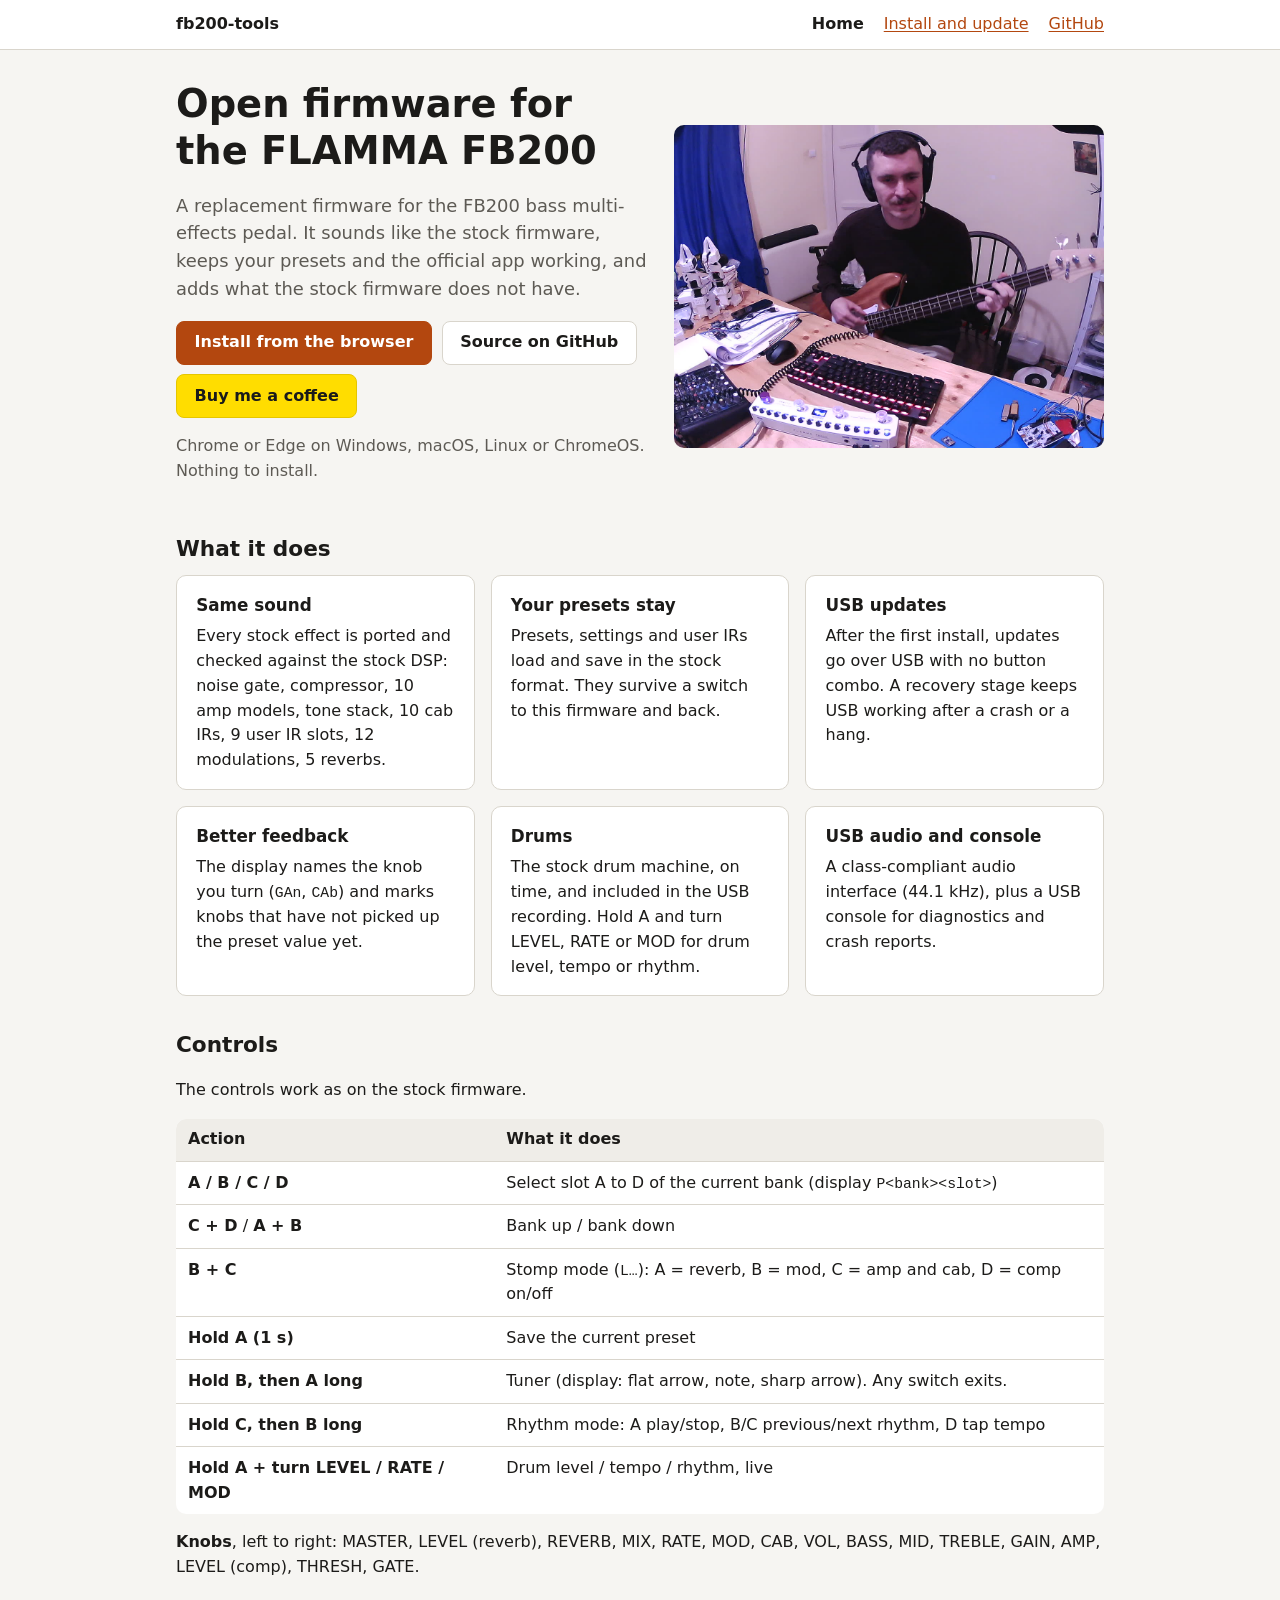
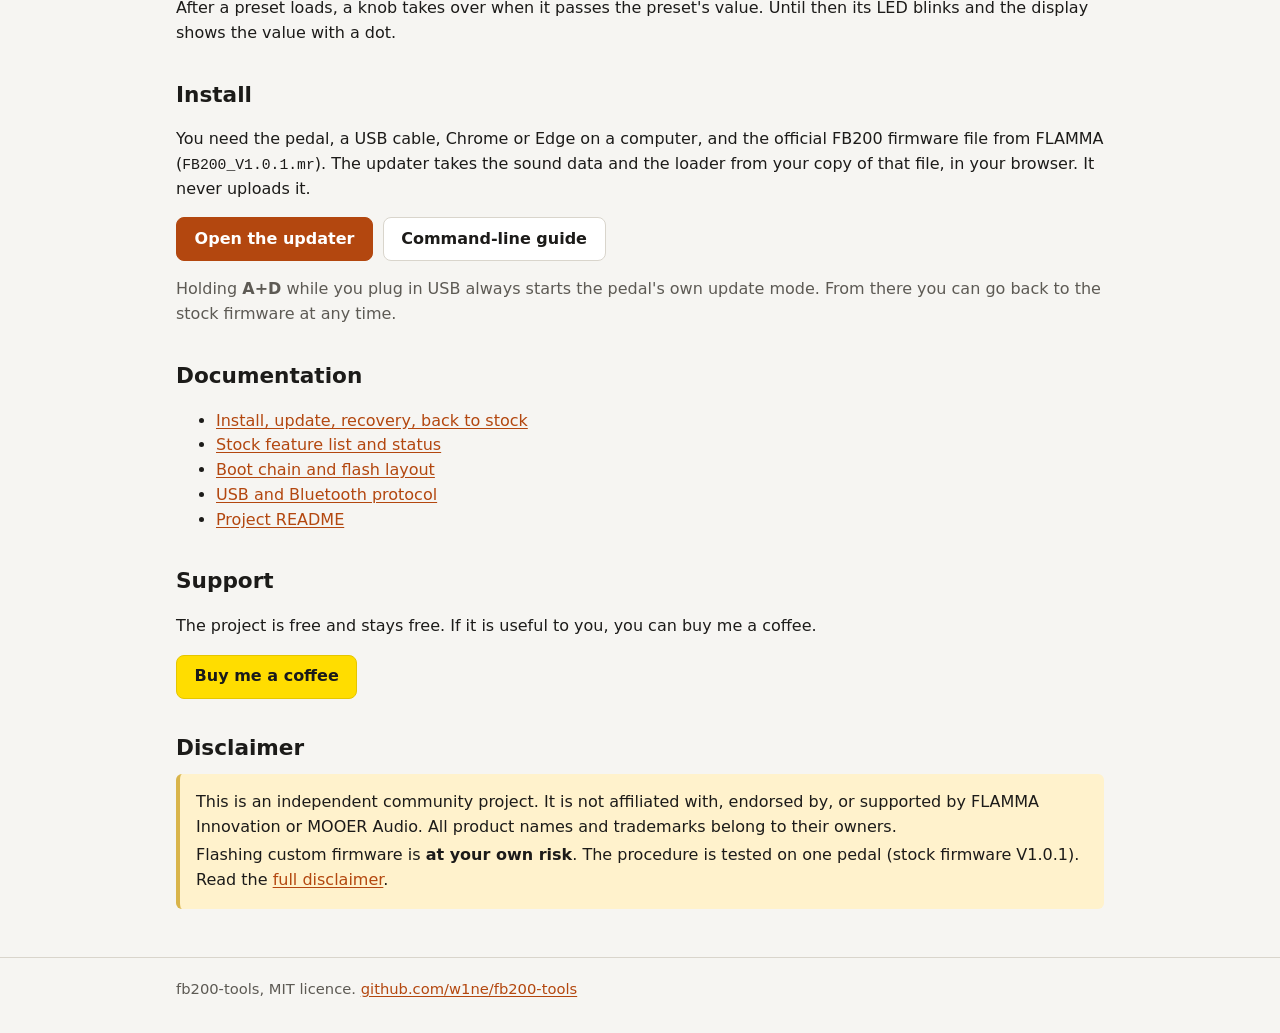
<file: web/index.html>
<!doctype html>
<html lang="en">
<head>
<meta charset="utf-8">
<meta name="viewport" content="width=device-width, initial-scale=1">
<title>fb200-tools: open firmware for the FLAMMA FB200</title>
<meta name="description" content="Open-source replacement firmware for the FLAMMA FB200 bass multi-effects pedal. Install and update it from Chrome or Edge, no software to install.">
<link rel="stylesheet" href="css/style.css">
<link rel="icon" href="data:image/svg+xml,%3Csvg xmlns='http://www.w3.org/2000/svg' viewBox='0 0 32 32'%3E%3Crect x='2' y='6' width='28' height='20' rx='4' fill='%23b3470f'/%3E%3Ccircle cx='9' cy='20' r='3' fill='%23fff'/%3E%3Ccircle cx='23' cy='20' r='3' fill='%23fff'/%3E%3C/svg%3E">
</head>
<body>
<a class="skip" href="#main">Skip to content</a>
<header class="site">
  <nav aria-label="Main">
    <a class="brand" href="./">fb200-tools</a>
    <a href="./" aria-current="page">Home</a>
    <a href="flash.html">Install and update</a>
    <a href="https://github.com/w1ne/fb200-tools">GitHub</a>
  </nav>
</header>

<main id="main">
  <section class="hero">
    <div>
      <h1>Open firmware for the FLAMMA&nbsp;FB200</h1>
      <p class="lead">A replacement firmware for the FB200 bass multi-effects pedal. It sounds like
        the stock firmware, keeps your presets and the official app working, and adds what the
        stock firmware does not have.</p>
      <div class="actions">
        <a class="btn primary" href="flash.html">Install from the browser</a>
        <a class="btn" href="https://github.com/w1ne/fb200-tools">Source on GitHub</a>
        <a class="btn coffee" href="https://buymeacoffee.com/3qutj2ucoq">Buy me a coffee</a>
      </div>
      <p class="muted">Chrome or Edge on Windows, macOS, Linux or ChromeOS. Nothing to install.</p>
    </div>
    <img src="images/in-use.jpg" width="1200" height="900"
         alt="The FB200 pedal on a table, running the open firmware, with a bass plugged in.">
  </section>

  <h2 id="what">What it does</h2>
  <div class="cards">
    <div class="card"><h3>Same sound</h3>
      <p>Every stock effect is ported and checked against the stock DSP: noise gate, compressor,
        10 amp models, tone stack, 10 cab IRs, 9 user IR slots, 12 modulations, 5 reverbs.</p></div>
    <div class="card"><h3>Your presets stay</h3>
      <p>Presets, settings and user IRs load and save in the stock format. They survive a switch
        to this firmware and back.</p></div>
    <div class="card"><h3>USB updates</h3>
      <p>After the first install, updates go over USB with no button combo. A recovery stage keeps
        USB working after a crash or a hang.</p></div>
    <div class="card"><h3>Better feedback</h3>
      <p>The display names the knob you turn (<code>GAn</code>, <code>CAb</code>) and marks knobs
        that have not picked up the preset value yet.</p></div>
    <div class="card"><h3>Drums</h3>
      <p>The stock drum machine, on time, and included in the USB recording. Hold A and turn
        LEVEL, RATE or MOD for drum level, tempo or rhythm.</p></div>
    <div class="card"><h3>USB audio and console</h3>
      <p>A class-compliant audio interface (44.1 kHz), plus a USB console for diagnostics and
        crash reports.</p></div>
  </div>

  <h2 id="controls">Controls</h2>
  <p>The controls work as on the stock firmware.</p>
  <div class="table-wrap">
  <table>
    <thead><tr><th scope="col">Action</th><th scope="col">What it does</th></tr></thead>
    <tbody>
      <tr><td><strong>A / B / C / D</strong></td><td>Select slot A to D of the current bank (display <code>P&lt;bank&gt;&lt;slot&gt;</code>)</td></tr>
      <tr><td><strong>C + D</strong> / <strong>A + B</strong></td><td>Bank up / bank down</td></tr>
      <tr><td><strong>B + C</strong></td><td>Stomp mode (<code>L…</code>): A = reverb, B = mod, C = amp and cab, D = comp on/off</td></tr>
      <tr><td><strong>Hold A (1 s)</strong></td><td>Save the current preset</td></tr>
      <tr><td><strong>Hold B, then A long</strong></td><td>Tuner (display: flat arrow, note, sharp arrow). Any switch exits.</td></tr>
      <tr><td><strong>Hold C, then B long</strong></td><td>Rhythm mode: A play/stop, B/C previous/next rhythm, D tap tempo</td></tr>
      <tr><td><strong>Hold A + turn LEVEL / RATE / MOD</strong></td><td>Drum level / tempo / rhythm, live</td></tr>
    </tbody>
  </table>
  </div>
  <p><strong>Knobs</strong>, left to right: MASTER, LEVEL (reverb), REVERB, MIX, RATE, MOD, CAB,
    VOL, BASS, MID, TREBLE, GAIN, AMP, LEVEL (comp), THRESH, GATE.</p>
  <p>After a preset loads, a knob takes over when it passes the preset's value. Until then its LED
    blinks and the display shows the value with a dot.</p>

  <h2 id="install">Install</h2>
  <p>You need the pedal, a USB cable, Chrome or Edge on a computer, and the official FB200
    firmware file from FLAMMA (<code>FB200_V1.0.1.mr</code>). The updater takes the sound data and
    the loader from your copy of that file, in your browser. It never uploads it.</p>
  <div class="actions">
    <a class="btn primary" href="flash.html">Open the updater</a>
    <a class="btn" href="https://github.com/w1ne/fb200-tools/blob/main/docs/INSTALL.md">Command-line guide</a>
  </div>
  <p class="muted">Holding <strong>A+D</strong> while you plug in USB always starts the pedal's own
    update mode. From there you can go back to the stock firmware at any time.</p>

  <h2 id="docs">Documentation</h2>
  <ul>
    <li><a href="https://github.com/w1ne/fb200-tools/blob/main/docs/INSTALL.md">Install, update, recovery, back to stock</a></li>
    <li><a href="https://github.com/w1ne/fb200-tools/blob/main/docs/PARITY.md">Stock feature list and status</a></li>
    <li><a href="https://github.com/w1ne/fb200-tools/blob/main/docs/BOOTLOADER.md">Boot chain and flash layout</a></li>
    <li><a href="https://github.com/w1ne/fb200-tools/blob/main/docs/PROTOCOL.md">USB and Bluetooth protocol</a></li>
    <li><a href="https://github.com/w1ne/fb200-tools/blob/main/README.md">Project README</a></li>
  </ul>

  <h2 id="support">Support</h2>
  <p>The project is free and stays free. If it is useful to you, you can buy me a coffee.</p>
  <div class="actions"><a class="btn coffee" href="https://buymeacoffee.com/3qutj2ucoq">Buy me a coffee</a></div>

  <h2 id="disclaimer">Disclaimer</h2>
  <div class="note">
    <p>This is an independent community project. It is not affiliated with, endorsed by, or
      supported by FLAMMA Innovation or MOOER Audio. All product names and trademarks belong to
      their owners.</p>
    <p>Flashing custom firmware is <strong>at your own risk</strong>. The procedure is tested on
      one pedal (stock firmware V1.0.1). Read the
      <a href="https://github.com/w1ne/fb200-tools/blob/main/DISCLAIMER.md">full disclaimer</a>.</p>
  </div>
</main>

<footer class="site"><div>
  fb200-tools, MIT licence. <a href="https://github.com/w1ne/fb200-tools">github.com/w1ne/fb200-tools</a>
</div></footer>
</body>
</html>
</file>
<file: web/css/style.css>
:root {
  color-scheme: light dark;
  --bg: #f6f5f2;
  --surface: #ffffff;
  --surface-2: #efede8;
  --text: #1c1b19;
  --muted: #5d5a54;
  --border: #d9d5cc;
  --accent: #b3470f;
  --accent-text: #ffffff;
  --accent-soft: #f7e3d6;
  --ok: #1d6b35;
  --ok-soft: #dff1e4;
  --err: #a1231b;
  --err-soft: #f9e0dd;
  --warn-soft: #fff2cc;
  --warn-border: #d9b44a;
  --pedal: #2a2a2c;
  --pedal-edge: #4a4a4e;
  --lcd: #0e1512;
  --lcd-text: #ff5a36;
  --radius: 10px;
  --max: 60rem;
  font-family: system-ui, -apple-system, "Segoe UI", Roboto, sans-serif;
  line-height: 1.55;
}

@media (prefers-color-scheme: dark) {
  :root {
    --bg: #141413;
    --surface: #1d1d1b;
    --surface-2: #262623;
    --text: #ecebe7;
    --muted: #a8a59e;
    --border: #3a3935;
    --accent: #f08a4b;
    --accent-text: #1a0d05;
    --accent-soft: #3b2417;
    --ok: #7fd49a;
    --ok-soft: #173222;
    --err: #ff8a80;
    --err-soft: #3d1c19;
    --warn-soft: #3a3116;
    --warn-border: #8c7430;
    --pedal: #0d0d0e;
    --pedal-edge: #5a5a60;
  }
}

* { box-sizing: border-box; }
[hidden] { display: none !important; }
html { -webkit-text-size-adjust: 100%; }
body { margin: 0; background: var(--bg); color: var(--text); }
img, svg { max-width: 100%; height: auto; }
a { color: var(--accent); text-underline-offset: 2px; }
a:hover { text-decoration-thickness: 2px; }
:focus-visible { outline: 3px solid var(--accent); outline-offset: 2px; border-radius: 4px; }
code, pre, kbd { font-family: ui-monospace, "SF Mono", Menlo, Consolas, monospace; font-size: 0.92em; }
kbd { border: 1px solid var(--border); border-bottom-width: 2px; border-radius: 4px; padding: 0 0.3em; background: var(--surface); }

.skip { position: absolute; left: -999px; }
.skip:focus { left: 1rem; top: 1rem; background: var(--surface); padding: 0.5rem 1rem; z-index: 10; }

header.site {
  border-bottom: 1px solid var(--border);
  background: var(--surface);
}
header.site nav {
  max-width: var(--max); margin: 0 auto; padding: 0.75rem 1rem;
  display: flex; flex-wrap: wrap; gap: 0.25rem 1.25rem; align-items: center;
}
header.site .brand { font-weight: 700; color: var(--text); text-decoration: none; margin-right: auto; }
header.site a[aria-current="page"] { color: var(--text); font-weight: 600; text-decoration: none; }

main { max-width: var(--max); margin: 0 auto; padding: 1.5rem 1rem 3rem; }
h1 { font-size: clamp(1.7rem, 4vw, 2.4rem); line-height: 1.2; margin: 0.2em 0 0.4em; }
h2 { font-size: 1.35rem; margin: 2rem 0 0.6rem; }
h3 { font-size: 1.05rem; margin: 1.2rem 0 0.4rem; }
.lead { font-size: 1.12rem; color: var(--muted); max-width: 42rem; }
.muted { color: var(--muted); }

.hero { display: grid; gap: 1.5rem; align-items: center; }
@media (min-width: 52rem) { .hero { grid-template-columns: 1.1fr 1fr; } }
.hero img { border-radius: var(--radius); display: block; width: 100%; }

.actions { display: flex; flex-wrap: wrap; gap: 0.6rem; margin: 1rem 0; }
.btn {
  display: inline-flex; align-items: center; justify-content: center; gap: 0.4rem;
  min-height: 2.75rem; padding: 0.5rem 1.1rem; border-radius: 8px;
  border: 1px solid var(--border); background: var(--surface); color: var(--text);
  font: inherit; font-weight: 600; text-decoration: none; cursor: pointer;
}
.btn:hover { border-color: var(--accent); }
.btn.primary { background: var(--accent); border-color: var(--accent); color: var(--accent-text); }
.btn.primary:hover { filter: brightness(1.08); }
.btn.coffee { background: #ffdd00; border-color: #e5c600; color: #1a1a1a; }
.btn[disabled] { opacity: 0.45; cursor: not-allowed; filter: none; }

.cards { display: grid; gap: 1rem; grid-template-columns: repeat(auto-fit, minmax(min(15rem, 100%), 1fr)); }
.card { background: var(--surface); border: 1px solid var(--border); border-radius: var(--radius); padding: 1rem 1.2rem; }
.card h3 { margin-top: 0; }
.card p { margin: 0.3rem 0 0; }

.table-wrap { overflow-x: auto; }
table { border-collapse: collapse; width: 100%; background: var(--surface); border-radius: var(--radius); overflow: hidden; }
th, td { text-align: left; padding: 0.55rem 0.75rem; border-bottom: 1px solid var(--border); vertical-align: top; }
th { background: var(--surface-2); font-weight: 600; }
tr:last-child td { border-bottom: 0; }

.note { border-left: 4px solid var(--warn-border); background: var(--warn-soft); padding: 0.75rem 1rem; border-radius: 6px; }
.note p { margin: 0.25rem 0; }

footer.site { border-top: 1px solid var(--border); color: var(--muted); font-size: 0.92rem; }
footer.site div { max-width: var(--max); margin: 0 auto; padding: 1.25rem 1rem 2rem; }

/* ---- updater ---------------------------------------------------------- */

.steps { list-style: none; padding: 0; margin: 0; counter-reset: step; display: grid; grid-template-columns: minmax(0, 1fr); gap: 1rem; }
.step {
  counter-increment: step; background: var(--surface); border: 1px solid var(--border);
  border-radius: var(--radius); padding: 1rem 1.2rem 1.2rem;
}
.step > h2 { margin: 0 0 0.5rem; display: flex; gap: 0.6rem; align-items: center; font-size: 1.15rem; }
.step > h2::before {
  content: counter(step); flex: none; display: inline-grid; place-items: center;
  width: 1.8rem; height: 1.8rem; border-radius: 50%; background: var(--surface-2);
  font-size: 0.95rem;
}
.step.done > h2::before { content: "\2713"; background: var(--ok-soft); color: var(--ok); }
.step.active { border-color: var(--accent); box-shadow: 0 0 0 1px var(--accent); }
.step[hidden] { display: none; }

.sub { border-top: 1px dashed var(--border); margin-top: 1rem; padding-top: 1rem; }
.sub[hidden] { display: none; }
.sub > h3 { margin-top: 0; }

.choice { display: grid; gap: 0.75rem; grid-template-columns: repeat(auto-fit, minmax(min(16rem, 100%), 1fr)); }
.choice button {
  text-align: left; padding: 0.9rem 1rem; border-radius: var(--radius); border: 2px solid var(--border);
  background: var(--surface); color: var(--text); font: inherit; cursor: pointer;
}
.choice button strong { display: block; font-size: 1.05rem; }
.choice button span { color: var(--muted); }
.choice button:hover { border-color: var(--accent); }
.choice button[aria-pressed="true"] { border-color: var(--accent); background: var(--accent-soft); }

.status { margin: 0.6rem 0 0; padding: 0.6rem 0.85rem; border-radius: 8px; background: var(--surface-2); }
.status:empty { display: none; }
.status.ok { background: var(--ok-soft); color: var(--ok); }
.status.err { background: var(--err-soft); color: var(--err); }
.status.err strong { display: block; }

.progress { margin: 0.75rem 0 0.25rem; }
.progress[hidden] { display: none; }
.progress label { display: flex; justify-content: space-between; font-size: 0.92rem; color: var(--muted); }
progress { width: 100%; height: 0.9rem; accent-color: var(--accent); }

.warn-live { font-weight: 700; color: var(--err); }
.warn-live[hidden] { display: none; }

.guide { display: grid; gap: 1rem; align-items: center; }
@media (min-width: 44rem) { .guide { grid-template-columns: minmax(0, 1fr) minmax(0, 1.1fr); } }
.guide ol { margin: 0; padding-left: 1.25rem; }
.guide li + li { margin-top: 0.3rem; }
.guide svg { width: 100%; max-width: 28rem; display: block; margin: 0 auto; }

.file { display: flex; flex-wrap: wrap; gap: 0.6rem; align-items: center; }
.file input[type=file] { font: inherit; max-width: 100%; }

details.box { background: var(--surface-2); border-radius: 8px; padding: 0.5rem 0.85rem; margin-top: 0.75rem; }
details.box summary { cursor: pointer; font-weight: 600; }
details.box pre { overflow-x: auto; white-space: pre; margin: 0.5rem 0; }

#log { position: sticky; bottom: 0; margin-top: 1.5rem; background: var(--surface); border: 1px solid var(--border); border-radius: var(--radius); }
#log summary { cursor: pointer; padding: 0.6rem 1rem; font-weight: 600; }
#log pre {
  margin: 0; max-height: 14rem; overflow: auto; padding: 0.6rem 1rem; border-top: 1px solid var(--border);
  font-size: 0.82rem; white-space: pre-wrap; word-break: break-all; background: var(--surface-2);
}

/* pedal illustration */
.pd-body { fill: var(--pedal); stroke: var(--pedal-edge); stroke-width: 2; }
.pd-knob { fill: #55555a; stroke: #77777d; }
.pd-sw { fill: #8d8d93; stroke: #c3c3c8; stroke-width: 2; }
.pd-sw.hold { fill: var(--accent); stroke: var(--accent); }
.pd-ring { fill: none; stroke: var(--accent); stroke-width: 3; stroke-dasharray: 5 4; }
.pd-label { fill: #e8e8ea; font: 700 15px system-ui, sans-serif; text-anchor: middle; }
.pd-lcd { fill: var(--lcd); stroke: #000; }
.pd-lcd-text { fill: var(--lcd-text); font: 700 22px ui-monospace, Menlo, Consolas, monospace; text-anchor: middle; letter-spacing: 3px; }
.pd-cable { fill: none; stroke: var(--muted); stroke-width: 6; stroke-linecap: round; }
.pd-plug { fill: var(--muted); }
.pd-arrow { fill: none; stroke: var(--accent); stroke-width: 3; stroke-linecap: round; stroke-linejoin: round; }
.pd-caption { fill: var(--text); font: 600 13px system-ui, sans-serif; text-anchor: middle; }
</file>
